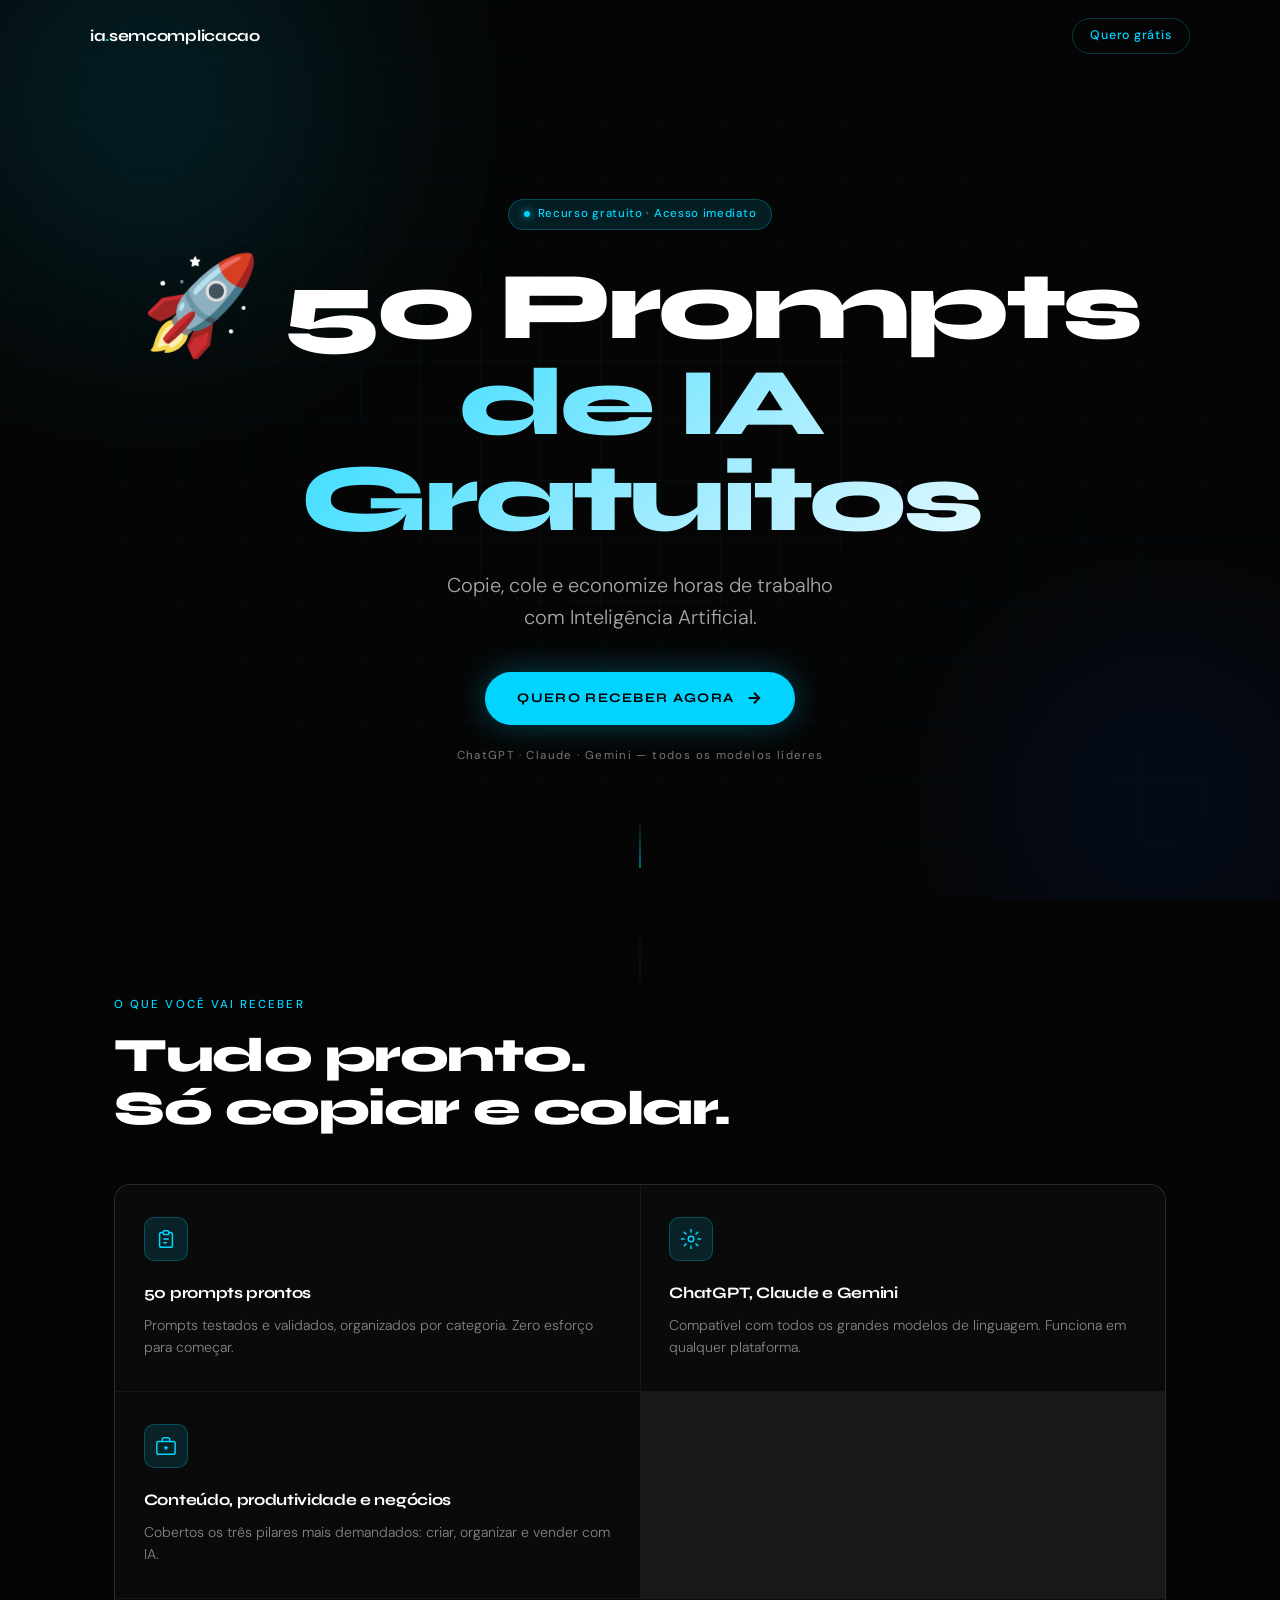
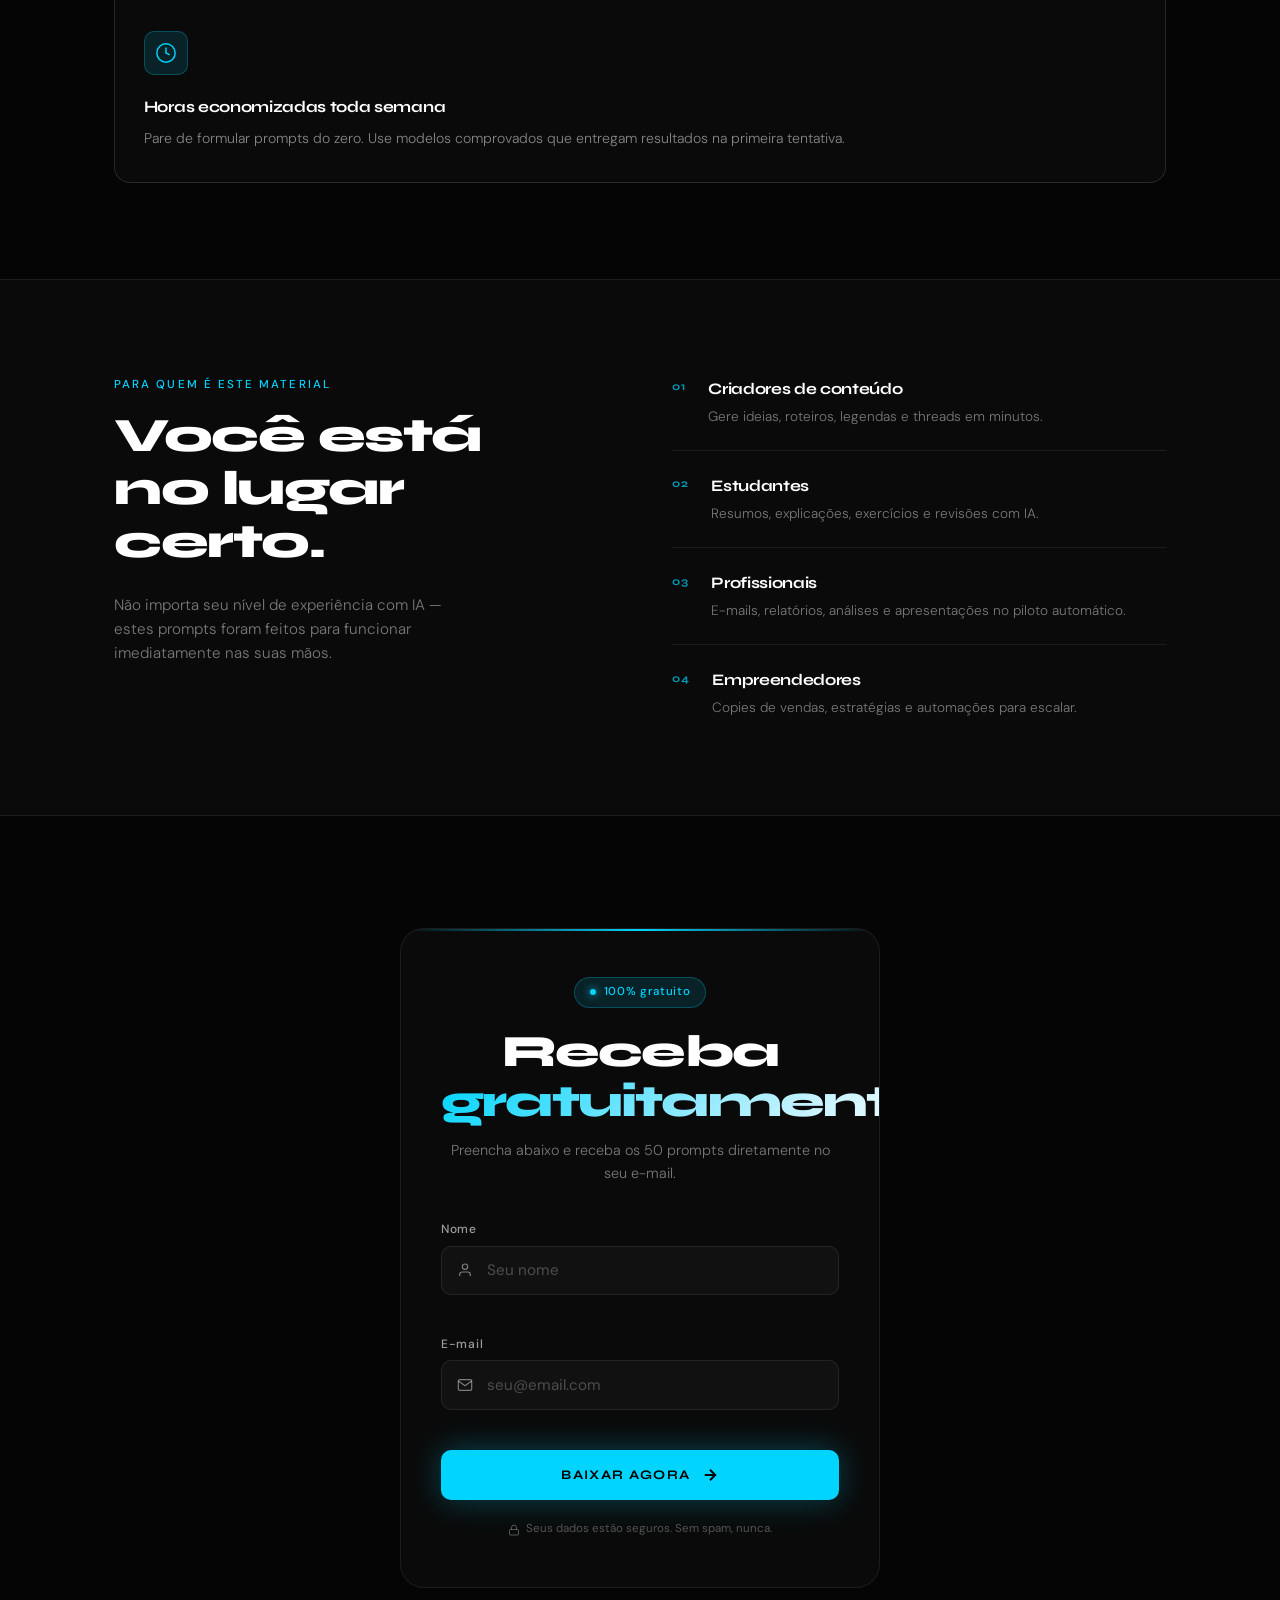
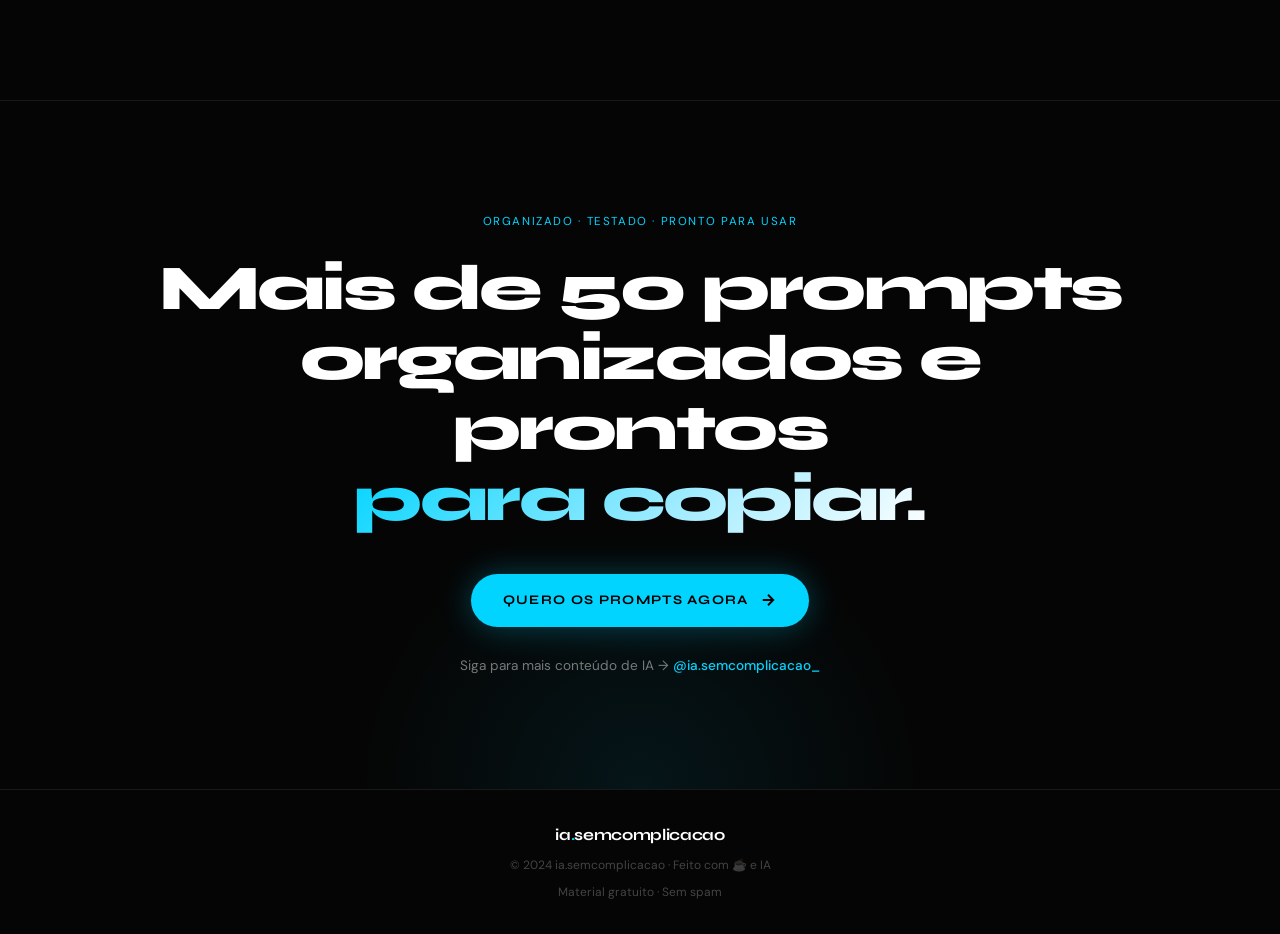
<file: index.html>
<!DOCTYPE html>
<html lang="pt-BR">
<head>
  <meta charset="UTF-8" />
  <meta name="viewport" content="width=device-width, initial-scale=1.0" />
  <title>50 Prompts de IA Gratuitos | ia.semcomplicacao</title>
  <meta name="description" content="Copie, cole e economize horas de trabalho com Inteligência Artificial. 50 prompts prontos para ChatGPT, Claude e Gemini." />
  <link rel="preconnect" href="https://fonts.googleapis.com" />
  <link rel="preconnect" href="https://fonts.gstatic.com" crossorigin />
  <link href="https://fonts.googleapis.com/css2?family=Syne:wght@400;600;700;800&family=DM+Sans:ital,wght@0,300;0,400;0,500;1,300&display=swap" rel="stylesheet" />
  <link rel="stylesheet" href="styles.css" />
</head>
<body>

  <!-- NAV -->
  <nav class="nav" id="nav">
    <div class="nav-inner">
      <span class="nav-logo">ia<span class="accent">.</span>sem<wbr>complicacao</span>
      <a href="#formulario" class="nav-cta">Quero grátis</a>
    </div>
  </nav>

  <!-- HERO -->
  <section class="hero" id="hero">
    <div class="hero-bg">
      <div class="orb orb-1"></div>
      <div class="orb orb-2"></div>
      <div class="grid-lines"></div>
    </div>

    <div class="container hero-content">
      <div class="badge" data-reveal>
        <span class="badge-dot"></span>
        Recurso gratuito · Acesso imediato
      </div>

      <h1 class="hero-title" data-reveal>
        <span class="line">🚀 50 Prompts</span>
        <span class="line grad-text">de IA Gratuitos</span>
      </h1>

      <p class="hero-sub" data-reveal>
        Copie, cole e economize horas de trabalho<br class="br-desktop" />
        com Inteligência Artificial.
      </p>

      <a href="#formulario" class="btn-primary" data-reveal>
        <span>QUERO RECEBER AGORA</span>
        <svg width="18" height="18" viewBox="0 0 24 24" fill="none" stroke="currentColor" stroke-width="2.5"><path d="M5 12h14M12 5l7 7-7 7"/></svg>
      </a>

      <p class="hero-trust" data-reveal>
        ChatGPT · Claude · Gemini — todos os modelos líderes
      </p>
    </div>

    <div class="scroll-hint" aria-hidden="true">
      <span></span>
    </div>
  </section>

  <!-- BENEFÍCIOS -->
  <section class="benefits" id="beneficios">
    <div class="container">
      <p class="section-label" data-reveal>O que você vai receber</p>
      <h2 class="section-title" data-reveal>Tudo pronto.<br />Só copiar e colar.</h2>

      <div class="cards-grid">

        <div class="card" data-reveal data-delay="0">
          <div class="card-icon">
            <svg viewBox="0 0 24 24" fill="none" stroke="currentColor" stroke-width="1.6"><path d="M9 5H7a2 2 0 00-2 2v12a2 2 0 002 2h10a2 2 0 002-2V7a2 2 0 00-2-2h-2"/><rect x="9" y="3" width="6" height="4" rx="1"/><path d="M9 12h6M9 16h4"/></svg>
          </div>
          <h3 class="card-title">50 prompts prontos</h3>
          <p class="card-desc">Prompts testados e validados, organizados por categoria. Zero esforço para começar.</p>
        </div>

        <div class="card" data-reveal data-delay="80">
          <div class="card-icon">
            <svg viewBox="0 0 24 24" fill="none" stroke="currentColor" stroke-width="1.6"><circle cx="12" cy="12" r="3"/><path d="M12 1v4M12 19v4M4.22 4.22l2.83 2.83M16.95 16.95l2.83 2.83M1 12h4M19 12h4M4.22 19.78l2.83-2.83M16.95 7.05l2.83-2.83"/></svg>
          </div>
          <h3 class="card-title">ChatGPT, Claude e Gemini</h3>
          <p class="card-desc">Compatível com todos os grandes modelos de linguagem. Funciona em qualquer plataforma.</p>
        </div>

        <div class="card" data-reveal data-delay="160">
          <div class="card-icon">
            <svg viewBox="0 0 24 24" fill="none" stroke="currentColor" stroke-width="1.6"><rect x="2" y="7" width="20" height="14" rx="2"/><path d="M16 7V5a2 2 0 00-2-2h-4a2 2 0 00-2 2v2M12 12v4M10 14h4"/></svg>
          </div>
          <h3 class="card-title">Conteúdo, produtividade e negócios</h3>
          <p class="card-desc">Cobertos os três pilares mais demandados: criar, organizar e vender com IA.</p>
        </div>

        <div class="card card-wide" data-reveal data-delay="240">
          <div class="card-icon">
            <svg viewBox="0 0 24 24" fill="none" stroke="currentColor" stroke-width="1.6"><circle cx="12" cy="12" r="10"/><polyline points="12 6 12 12 16 14"/></svg>
          </div>
          <h3 class="card-title">Horas economizadas toda semana</h3>
          <p class="card-desc">Pare de formular prompts do zero. Use modelos comprovados que entregam resultados na primeira tentativa.</p>
        </div>

      </div>
    </div>
  </section>

  <!-- PARA QUEM É -->
  <section class="audience" id="para-quem">
    <div class="container">
      <div class="audience-inner">
        <div class="audience-text" data-reveal>
          <p class="section-label">Para quem é este material</p>
          <h2 class="section-title">Você está<br />no lugar certo.</h2>
          <p class="audience-desc">Não importa seu nível de experiência com IA — estes prompts foram feitos para funcionar imediatamente nas suas mãos.</p>
        </div>

        <ul class="audience-list">
          <li class="audience-item" data-reveal data-delay="0">
            <span class="item-num">01</span>
            <div>
              <strong>Criadores de conteúdo</strong>
              <p>Gere ideias, roteiros, legendas e threads em minutos.</p>
            </div>
          </li>
          <li class="audience-item" data-reveal data-delay="80">
            <span class="item-num">02</span>
            <div>
              <strong>Estudantes</strong>
              <p>Resumos, explicações, exercícios e revisões com IA.</p>
            </div>
          </li>
          <li class="audience-item" data-reveal data-delay="160">
            <span class="item-num">03</span>
            <div>
              <strong>Profissionais</strong>
              <p>E-mails, relatórios, análises e apresentações no piloto automático.</p>
            </div>
          </li>
          <li class="audience-item" data-reveal data-delay="240">
            <span class="item-num">04</span>
            <div>
              <strong>Empreendedores</strong>
              <p>Copies de vendas, estratégias e automações para escalar.</p>
            </div>
          </li>
        </ul>
      </div>
    </div>
  </section>

  <!-- FORMULÁRIO -->
  <section class="form-section" id="formulario">
    <div class="container">
      <div class="form-wrapper" data-reveal>
        <div class="form-header">
          <div class="badge badge-sm">
            <span class="badge-dot"></span>
            100% gratuito
          </div>
          <h2 class="form-title">Receba<br /><span class="grad-text">gratuitamente</span></h2>
          <p class="form-sub">Preencha abaixo e receba os 50 prompts diretamente no seu e-mail.</p>
        </div>

        <!-- Substitua YOUR_FORM_ID pelo ID do seu formulário no Formspree -->
        <form
          action="https://formspree.io/f/mqeozeld"
          method="POST"
          class="form"
          id="leadForm"
          novalidate
        >
          <div class="field-group">
            <label for="name" class="field-label">Nome</label>
            <div class="field-wrap">
              <svg class="field-icon" viewBox="0 0 24 24" fill="none" stroke="currentColor" stroke-width="1.8"><path d="M20 21v-2a4 4 0 00-4-4H8a4 4 0 00-4 4v2"/><circle cx="12" cy="7" r="4"/></svg>
              <input
                type="text"
                id="name"
                name="name"
                class="field-input"
                placeholder="Seu nome"
                required
                autocomplete="given-name"
              />
            </div>
            <span class="field-error" id="nameError"></span>
          </div>

          <div class="field-group">
            <label for="email" class="field-label">E-mail</label>
            <div class="field-wrap">
              <svg class="field-icon" viewBox="0 0 24 24" fill="none" stroke="currentColor" stroke-width="1.8"><path d="M4 4h16c1.1 0 2 .9 2 2v12c0 1.1-.9 2-2 2H4c-1.1 0-2-.9-2-2V6c0-1.1.9-2 2-2z"/><polyline points="22,6 12,13 2,6"/></svg>
              <input
                type="email"
                id="email"
                name="email"
                class="field-input"
                placeholder="seu@email.com"
                required
                autocomplete="email"
              />
            </div>
            <span class="field-error" id="emailError"></span>
          </div>

          <!-- Hidden fields for Formspree -->
          <input type="hidden" name="_subject" value="Novo lead: 50 Prompts de IA" />
          <input type="hidden" name="_next" value="" />
          <input type="text" name="_gotcha" style="display:none" />

          <button type="submit" class="btn-primary btn-full" id="submitBtn">
            <span id="btnText">BAIXAR AGORA</span>
            <svg id="btnArrow" width="18" height="18" viewBox="0 0 24 24" fill="none" stroke="currentColor" stroke-width="2.5"><path d="M5 12h14M12 5l7 7-7 7"/></svg>
            <svg id="btnSpinner" class="spinner hidden" viewBox="0 0 24 24" fill="none" stroke="currentColor" stroke-width="2.5"><path d="M12 2v4M12 18v4M4.93 4.93l2.83 2.83M16.24 16.24l2.83 2.83M2 12h4M18 12h4M4.93 19.07l2.83-2.83M16.24 7.76l2.83-2.83"/></svg>
          </button>

          <p class="form-privacy">
            <svg width="12" height="12" viewBox="0 0 24 24" fill="none" stroke="currentColor" stroke-width="2"><rect x="3" y="11" width="18" height="11" rx="2" ry="2"/><path d="M7 11V7a5 5 0 0110 0v4"/></svg>
            Seus dados estão seguros. Sem spam, nunca.
          </p>
        </form>

        <!-- Success state -->
        <div class="form-success hidden" id="formSuccess">
          <div class="success-icon">
            <svg viewBox="0 0 24 24" fill="none" stroke="currentColor" stroke-width="2"><polyline points="20 6 9 17 4 12"/></svg>
          </div>
          <h3>Enviado! 🎉</h3>
          <p>Confira sua caixa de entrada (e o spam, por garantia). Os 50 prompts estão a caminho!</p>
        </div>
      </div>
    </div>
  </section>

  <!-- FINAL / CTA -->
  <section class="final-cta">
    <div class="container">
      <div class="final-inner" data-reveal>
        <p class="final-label">Organizado · Testado · Pronto para usar</p>
        <h2 class="final-title">Mais de 50 prompts<br />organizados e prontos<br /><span class="grad-text">para copiar.</span></h2>
        <a href="#formulario" class="btn-primary">
          <span>QUERO OS PROMPTS AGORA</span>
          <svg width="18" height="18" viewBox="0 0 24 24" fill="none" stroke="currentColor" stroke-width="2.5"><path d="M5 12h14M12 5l7 7-7 7"/></svg>
        </a>
        <p class="final-social">
          Siga para mais conteúdo de IA →
          <a href="https://www.instagram.com/ia.semcomplicacao_" target="_blank" rel="noopener" class="social-link">@ia.semcomplicacao_</a>
        </p>
      </div>
    </div>
  </section>

  <!-- FOOTER -->
  <footer class="footer">
    <div class="container footer-inner">
      <span class="nav-logo">ia<span class="accent">.</span>semcomplicacao</span>
      <p class="footer-text">© 2024 ia.semcomplicacao · Feito com ☕ e IA</p>
      <p class="footer-text">Material gratuito · Sem spam</p>
    </div>
  </footer>

  <script src="script.js"></script>
</body>
</html>
</file>
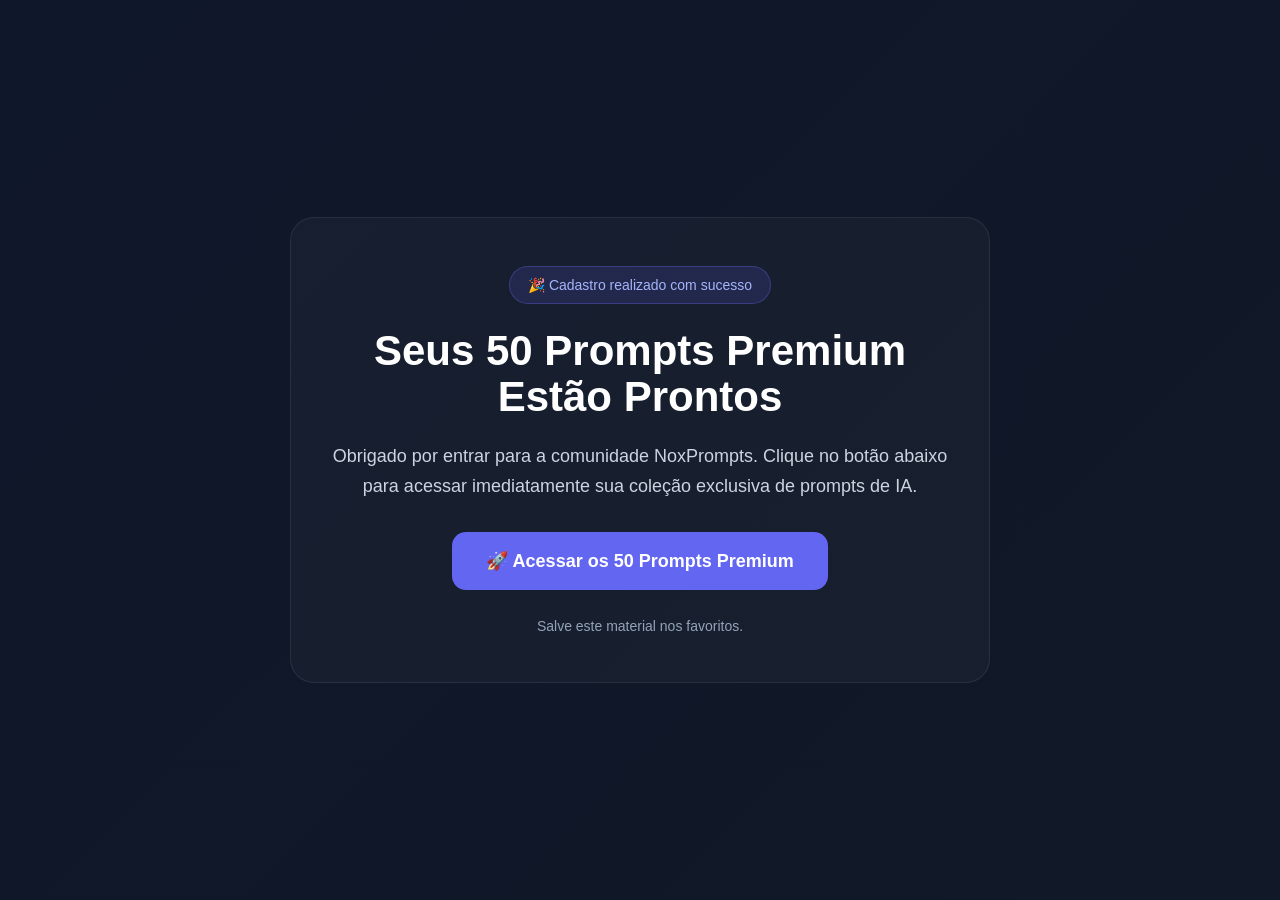
<file: obrigado.html>
<!DOCTYPE html>
<html lang="pt-BR">
<head>
<meta charset="UTF-8">
<meta name="viewport" content="width=device-width, initial-scale=1.0">
<title>NoxPrompts | Seus 50 Prompts Estão Prontos</title>
<style>
*{margin:0;padding:0;box-sizing:border-box}
body{background:linear-gradient(135deg,#0f172a,#111827);color:#fff;font-family:Arial,Helvetica,sans-serif;min-height:100vh;display:flex;align-items:center;justify-content:center;padding:24px}
.container{max-width:700px;text-align:center;background:rgba(255,255,255,.03);border:1px solid rgba(255,255,255,.08);border-radius:24px;padding:48px 32px}
.badge{display:inline-block;padding:10px 18px;border-radius:999px;background:rgba(99,102,241,.15);border:1px solid rgba(99,102,241,.35);color:#a5b4fc;font-size:14px;margin-bottom:24px}
h1{font-size:42px;line-height:1.1;margin-bottom:20px}
p{color:#cbd5e1;font-size:18px;line-height:1.7;margin-bottom:30px}
.btn{display:inline-block;text-decoration:none;background:#6366f1;color:white;padding:18px 34px;border-radius:14px;font-size:18px;font-weight:bold}
.footer{margin-top:28px;color:#94a3b8;font-size:14px}
</style>
</head>
<body>
<div class="container">
<div class="badge">🎉 Cadastro realizado com sucesso</div>
<h1>Seus 50 Prompts Premium Estão Prontos</h1>
<p>Obrigado por entrar para a comunidade NoxPrompts. Clique no botão abaixo para acessar imediatamente sua coleção exclusiva de prompts de IA.</p>
<a class="btn" href="https://merciful-mollusk-109.notion.site/NoxPrompts-50-Prompts-Premium-de-IA-372f294b7bf780f296ceffbccb8ec276?source=copy_link" target="_blank">🚀 Acessar os 50 Prompts Premium</a>
<div class="footer">Salve este material nos favoritos.</div>
</div>
</body>
</html>
</file>
<file: styles.css>
/* =============================================
   RESET & BASE
   ============================================= */
*, *::before, *::after {
  box-sizing: border-box;
  margin: 0;
  padding: 0;
}

:root {
  --bg: #050505;
  --bg-2: #0a0a0a;
  --bg-3: #111111;
  --neon: #00D4FF;
  --neon-dim: rgba(0, 212, 255, 0.12);
  --neon-glow: rgba(0, 212, 255, 0.35);
  --white: #ffffff;
  --muted: rgba(255, 255, 255, 0.45);
  --border: rgba(255, 255, 255, 0.08);
  --border-neon: rgba(0, 212, 255, 0.25);

  --font-display: 'Syne', sans-serif;
  --font-body: 'DM Sans', sans-serif;

  --radius: 16px;
  --radius-sm: 10px;

  --ease-out: cubic-bezier(0.22, 1, 0.36, 1);
}

html {
  scroll-behavior: smooth;
  -webkit-text-size-adjust: 100%;
}

body {
  background-color: var(--bg);
  color: var(--white);
  font-family: var(--font-body);
  font-size: 16px;
  line-height: 1.6;
  overflow-x: hidden;
}

a { color: inherit; text-decoration: none; }
img, svg { display: block; }
button { cursor: pointer; border: none; background: none; font-family: inherit; }

/* =============================================
   TYPOGRAPHY UTILITIES
   ============================================= */
.grad-text {
  background: linear-gradient(135deg, var(--neon) 0%, #a8edff 60%, #fff 100%);
  -webkit-background-clip: text;
  -webkit-text-fill-color: transparent;
  background-clip: text;
}

.section-label {
  font-family: var(--font-body);
  font-size: 0.72rem;
  font-weight: 500;
  letter-spacing: 0.18em;
  text-transform: uppercase;
  color: var(--neon);
  margin-bottom: 1rem;
}

.section-title {
  font-family: var(--font-display);
  font-size: clamp(2rem, 5vw, 3rem);
  font-weight: 800;
  line-height: 1.1;
  letter-spacing: -0.03em;
  margin-bottom: 1.5rem;
}

/* =============================================
   LAYOUT
   ============================================= */
.container {
  max-width: 1100px;
  margin: 0 auto;
  padding: 0 1.5rem;
}

/* =============================================
   NAV
   ============================================= */
.nav {
  position: fixed;
  top: 0; left: 0; right: 0;
  z-index: 100;
  padding: 1.1rem 1.5rem;
  transition: background 0.4s var(--ease-out), backdrop-filter 0.4s;
}

.nav.scrolled {
  background: rgba(5, 5, 5, 0.85);
  backdrop-filter: blur(20px);
  -webkit-backdrop-filter: blur(20px);
  border-bottom: 1px solid var(--border);
}

.nav-inner {
  max-width: 1100px;
  margin: 0 auto;
  display: flex;
  align-items: center;
  justify-content: space-between;
}

.nav-logo {
  font-family: var(--font-display);
  font-size: 1rem;
  font-weight: 700;
  letter-spacing: -0.02em;
}

.accent { color: var(--neon); }

.nav-cta {
  font-size: 0.78rem;
  font-weight: 500;
  letter-spacing: 0.06em;
  color: var(--neon);
  border: 1px solid var(--border-neon);
  padding: 0.45rem 1.1rem;
  border-radius: 100px;
  transition: background 0.25s, color 0.25s;
}

.nav-cta:hover {
  background: var(--neon);
  color: #000;
}

/* =============================================
   BADGE
   ============================================= */
.badge {
  display: inline-flex;
  align-items: center;
  gap: 0.5rem;
  font-size: 0.72rem;
  font-weight: 500;
  letter-spacing: 0.06em;
  color: var(--neon);
  border: 1px solid var(--border-neon);
  background: var(--neon-dim);
  padding: 0.35rem 0.9rem;
  border-radius: 100px;
  margin-bottom: 1.8rem;
}

.badge-sm { margin-bottom: 1.2rem; }

.badge-dot {
  width: 6px; height: 6px;
  border-radius: 50%;
  background: var(--neon);
  box-shadow: 0 0 8px var(--neon);
  animation: pulse 2s ease infinite;
}

@keyframes pulse {
  0%, 100% { opacity: 1; transform: scale(1); }
  50% { opacity: 0.5; transform: scale(0.85); }
}

/* =============================================
   BUTTONS
   ============================================= */
.btn-primary {
  display: inline-flex;
  align-items: center;
  gap: 0.65rem;
  font-family: var(--font-display);
  font-size: 0.82rem;
  font-weight: 700;
  letter-spacing: 0.1em;
  color: #000;
  background: var(--neon);
  padding: 1rem 2rem;
  border-radius: 100px;
  transition: transform 0.25s var(--ease-out), box-shadow 0.25s, background 0.25s;
  box-shadow: 0 0 32px rgba(0, 212, 255, 0.3);
  white-space: nowrap;
}

.btn-primary:hover {
  transform: translateY(-2px) scale(1.02);
  box-shadow: 0 0 50px rgba(0, 212, 255, 0.55), 0 8px 30px rgba(0,0,0,0.4);
  background: #1de8ff;
}

.btn-primary:active { transform: translateY(0) scale(0.98); }

.btn-full { width: 100%; justify-content: center; border-radius: var(--radius-sm); }

/* =============================================
   HERO
   ============================================= */
.hero {
  position: relative;
  min-height: 100svh;
  display: flex;
  flex-direction: column;
  align-items: center;
  justify-content: center;
  padding: 8rem 0 4rem;
  overflow: hidden;
}

/* BG FX */
.hero-bg { position: absolute; inset: 0; pointer-events: none; }

.orb {
  position: absolute;
  border-radius: 50%;
  filter: blur(100px);
  opacity: 0.18;
}

.orb-1 {
  width: 600px; height: 600px;
  background: radial-gradient(circle, var(--neon), transparent 70%);
  top: -200px; left: -150px;
  animation: drift1 12s ease-in-out infinite alternate;
}

.orb-2 {
  width: 400px; height: 400px;
  background: radial-gradient(circle, #0059ff, transparent 70%);
  bottom: -100px; right: -80px;
  animation: drift2 15s ease-in-out infinite alternate;
}

@keyframes drift1 {
  from { transform: translate(0, 0); }
  to { transform: translate(80px, 60px); }
}

@keyframes drift2 {
  from { transform: translate(0, 0); }
  to { transform: translate(-60px, -40px); }
}

.grid-lines {
  position: absolute;
  inset: 0;
  background-image:
    linear-gradient(rgba(0, 212, 255, 0.04) 1px, transparent 1px),
    linear-gradient(90deg, rgba(0, 212, 255, 0.04) 1px, transparent 1px);
  background-size: 60px 60px;
  mask-image: radial-gradient(ellipse 80% 70% at 50% 50%, black 20%, transparent 100%);
}

/* HERO CONTENT */
.hero-content {
  position: relative;
  z-index: 2;
  text-align: center;
  display: flex;
  flex-direction: column;
  align-items: center;
}

.hero-title {
  font-family: var(--font-display);
  font-size: clamp(2.8rem, 9vw, 6rem);
  font-weight: 800;
  line-height: 1.0;
  letter-spacing: -0.04em;
  margin-bottom: 1.4rem;
}

.hero-title .line { display: block; }

.hero-sub {
  font-size: clamp(1rem, 2.5vw, 1.25rem);
  color: rgba(255,255,255,0.65);
  font-weight: 300;
  margin-bottom: 2.4rem;
  max-width: 480px;
}

.hero-trust {
  font-size: 0.72rem;
  letter-spacing: 0.12em;
  color: var(--muted);
  margin-top: 1.4rem;
  font-weight: 400;
}

/* SCROLL HINT */
.scroll-hint {
  position: absolute;
  bottom: 2rem; left: 50%;
  transform: translateX(-50%);
  z-index: 2;
}

.scroll-hint span {
  display: block;
  width: 1px; height: 50px;
  background: linear-gradient(to bottom, transparent, var(--neon));
  animation: scrollLine 2s ease-in-out infinite;
}

@keyframes scrollLine {
  0% { transform: scaleY(0); transform-origin: top; opacity: 0; }
  50% { transform: scaleY(1); transform-origin: top; opacity: 1; }
  100% { transform: scaleY(0); transform-origin: bottom; opacity: 0; }
}

/* =============================================
   BENEFITS
   ============================================= */
.benefits {
  padding: 6rem 0;
  position: relative;
}

.benefits::before {
  content: '';
  position: absolute;
  top: 0; left: 50%; transform: translateX(-50%);
  width: 1px; height: 80px;
  background: linear-gradient(to bottom, transparent, var(--border));
}

.cards-grid {
  display: grid;
  grid-template-columns: repeat(2, 1fr);
  gap: 1px;
  background: var(--border);
  border: 1px solid var(--border);
  border-radius: var(--radius);
  overflow: hidden;
  margin-top: 3rem;
}

.card {
  background: var(--bg-2);
  padding: 2rem 1.8rem;
  transition: background 0.3s;
  position: relative;
  overflow: hidden;
}

.card::before {
  content: '';
  position: absolute;
  inset: 0;
  background: radial-gradient(circle at 0% 0%, var(--neon-dim) 0%, transparent 60%);
  opacity: 0;
  transition: opacity 0.4s;
}

.card:hover { background: var(--bg-3); }
.card:hover::before { opacity: 1; }

.card-wide { grid-column: span 2; }

.card-icon {
  width: 44px; height: 44px;
  border: 1px solid var(--border-neon);
  border-radius: var(--radius-sm);
  display: flex; align-items: center; justify-content: center;
  background: var(--neon-dim);
  margin-bottom: 1.2rem;
  flex-shrink: 0;
}

.card-icon svg {
  width: 22px; height: 22px;
  stroke: var(--neon);
}

.card-title {
  font-family: var(--font-display);
  font-size: 1rem;
  font-weight: 700;
  margin-bottom: 0.5rem;
  letter-spacing: -0.02em;
}

.card-desc {
  font-size: 0.88rem;
  color: rgba(255,255,255,0.5);
  font-weight: 300;
  line-height: 1.6;
}

/* =============================================
   AUDIENCE
   ============================================= */
.audience {
  padding: 6rem 0;
  background: var(--bg-2);
  border-top: 1px solid var(--border);
  border-bottom: 1px solid var(--border);
}

.audience-inner {
  display: grid;
  grid-template-columns: 1fr 1fr;
  gap: 4rem;
  align-items: start;
}

.audience-desc {
  font-size: 0.95rem;
  color: var(--muted);
  font-weight: 300;
  max-width: 340px;
}

.audience-list {
  list-style: none;
  display: flex;
  flex-direction: column;
  gap: 0;
}

.audience-item {
  display: flex;
  gap: 1.4rem;
  padding: 1.4rem 0;
  border-bottom: 1px solid var(--border);
  align-items: flex-start;
}

.audience-item:first-child { padding-top: 0; }
.audience-item:last-child { border-bottom: none; padding-bottom: 0; }

.item-num {
  font-family: var(--font-display);
  font-size: 0.7rem;
  font-weight: 700;
  color: var(--neon);
  letter-spacing: 0.08em;
  opacity: 0.7;
  padding-top: 0.15rem;
  flex-shrink: 0;
}

.audience-item strong {
  font-family: var(--font-display);
  font-size: 1rem;
  font-weight: 700;
  display: block;
  margin-bottom: 0.25rem;
  letter-spacing: -0.02em;
}

.audience-item p {
  font-size: 0.85rem;
  color: var(--muted);
  font-weight: 300;
}

/* =============================================
   FORM SECTION
   ============================================= */
.form-section {
  padding: 7rem 0;
}

.form-wrapper {
  max-width: 480px;
  margin: 0 auto;
  background: var(--bg-2);
  border: 1px solid var(--border);
  border-radius: 24px;
  padding: 3rem 2.5rem;
  position: relative;
  overflow: hidden;
}

.form-wrapper::before {
  content: '';
  position: absolute;
  top: 0; left: 0; right: 0;
  height: 2px;
  background: linear-gradient(90deg, transparent, var(--neon), transparent);
}

.form-header {
  text-align: center;
  margin-bottom: 2.2rem;
}

.form-title {
  font-family: var(--font-display);
  font-size: clamp(2rem, 5vw, 2.8rem);
  font-weight: 800;
  line-height: 1.1;
  letter-spacing: -0.04em;
  margin-bottom: 0.8rem;
}

.form-sub {
  font-size: 0.9rem;
  color: var(--muted);
  font-weight: 300;
}

.form { display: flex; flex-direction: column; gap: 1.1rem; }

.field-group { display: flex; flex-direction: column; gap: 0.4rem; }

.field-label {
  font-size: 0.75rem;
  font-weight: 500;
  letter-spacing: 0.06em;
  color: rgba(255,255,255,0.6);
}

.field-wrap {
  position: relative;
}

.field-icon {
  position: absolute;
  left: 1rem; top: 50%;
  transform: translateY(-50%);
  width: 16px; height: 16px;
  stroke: var(--muted);
  pointer-events: none;
  transition: stroke 0.25s;
}

.field-input {
  width: 100%;
  background: var(--bg-3);
  border: 1px solid var(--border);
  border-radius: var(--radius-sm);
  padding: 0.85rem 1rem 0.85rem 2.8rem;
  font-family: var(--font-body);
  font-size: 0.95rem;
  font-weight: 400;
  color: var(--white);
  transition: border-color 0.25s, box-shadow 0.25s;
  outline: none;
  -webkit-appearance: none;
}

.field-input::placeholder { color: rgba(255,255,255,0.25); }

.field-input:focus {
  border-color: var(--neon);
  box-shadow: 0 0 0 3px rgba(0, 212, 255, 0.12);
}

.field-input:focus + .field-icon,
.field-wrap:focus-within .field-icon { stroke: var(--neon); }

.field-input.error { border-color: #ff4d4d; box-shadow: 0 0 0 3px rgba(255, 77, 77, 0.12); }

.field-error {
  font-size: 0.72rem;
  color: #ff6b6b;
  min-height: 1rem;
}

.form-privacy {
  display: flex;
  align-items: center;
  justify-content: center;
  gap: 0.4rem;
  font-size: 0.72rem;
  color: rgba(255,255,255,0.3);
  margin-top: 0.2rem;
}

/* SUCCESS STATE */
.form-success {
  text-align: center;
  padding: 1rem 0;
}

.success-icon {
  width: 60px; height: 60px;
  border-radius: 50%;
  background: rgba(0, 212, 255, 0.12);
  border: 1px solid var(--border-neon);
  display: flex; align-items: center; justify-content: center;
  margin: 0 auto 1.5rem;
}

.success-icon svg {
  width: 28px; height: 28px;
  stroke: var(--neon);
}

.form-success h3 {
  font-family: var(--font-display);
  font-size: 1.6rem;
  font-weight: 800;
  margin-bottom: 0.6rem;
}

.form-success p {
  font-size: 0.9rem;
  color: var(--muted);
}

/* =============================================
   FINAL CTA
   ============================================= */
.final-cta {
  padding: 7rem 0;
  border-top: 1px solid var(--border);
  position: relative;
  overflow: hidden;
}

.final-cta::before {
  content: '';
  position: absolute;
  bottom: -200px; left: 50%;
  transform: translateX(-50%);
  width: 700px; height: 400px;
  background: radial-gradient(circle, rgba(0, 212, 255, 0.08) 0%, transparent 70%);
  pointer-events: none;
}

.final-inner {
  text-align: center;
  display: flex;
  flex-direction: column;
  align-items: center;
  gap: 0;
}

.final-label {
  font-size: 0.72rem;
  letter-spacing: 0.14em;
  text-transform: uppercase;
  color: var(--neon);
  margin-bottom: 1.4rem;
}

.final-title {
  font-family: var(--font-display);
  font-size: clamp(2.2rem, 6vw, 4rem);
  font-weight: 800;
  line-height: 1.1;
  letter-spacing: -0.04em;
  margin-bottom: 2.4rem;
}

.final-social {
  margin-top: 1.8rem;
  font-size: 0.85rem;
  color: var(--muted);
}

.social-link {
  color: var(--neon);
  font-weight: 500;
  transition: opacity 0.2s;
}

.social-link:hover { opacity: 0.75; }

/* =============================================
   FOOTER
   ============================================= */
.footer {
  border-top: 1px solid var(--border);
  padding: 2rem 1.5rem;
  background: var(--bg);
}

.footer-inner {
  display: flex;
  flex-direction: column;
  align-items: center;
  gap: 0.5rem;
  text-align: center;
}

.footer-text {
  font-size: 0.75rem;
  color: rgba(255,255,255,0.25);
}

/* =============================================
   REVEAL ANIMATIONS
   ============================================= */
[data-reveal] {
  opacity: 0;
  transform: translateY(28px);
  transition: opacity 0.75s var(--ease-out), transform 0.75s var(--ease-out);
}

[data-reveal].visible {
  opacity: 1;
  transform: translateY(0);
}

/* =============================================
   UTILITIES
   ============================================= */
.hidden { display: none !important; }

.spinner {
  animation: spin 1s linear infinite;
}

@keyframes spin {
  to { transform: rotate(360deg); }
}

/* =============================================
   RESPONSIVE
   ============================================= */
@media (max-width: 768px) {
  .cards-grid { grid-template-columns: 1fr; }
  .card-wide { grid-column: span 1; }

  .audience-inner {
    grid-template-columns: 1fr;
    gap: 2.5rem;
  }

  .audience-desc { max-width: 100%; }

  .form-wrapper { padding: 2rem 1.5rem; }

  .br-desktop { display: none; }

  .hero { padding: 6rem 0 3rem; }

  .benefits, .audience, .form-section, .final-cta { padding: 4rem 0; }
}

@media (max-width: 480px) {
  .hero-title { letter-spacing: -0.03em; }

  .btn-primary {
    padding: 0.9rem 1.6rem;
    font-size: 0.78rem;
  }

  .form-wrapper { border-radius: var(--radius); }
}
</file>
